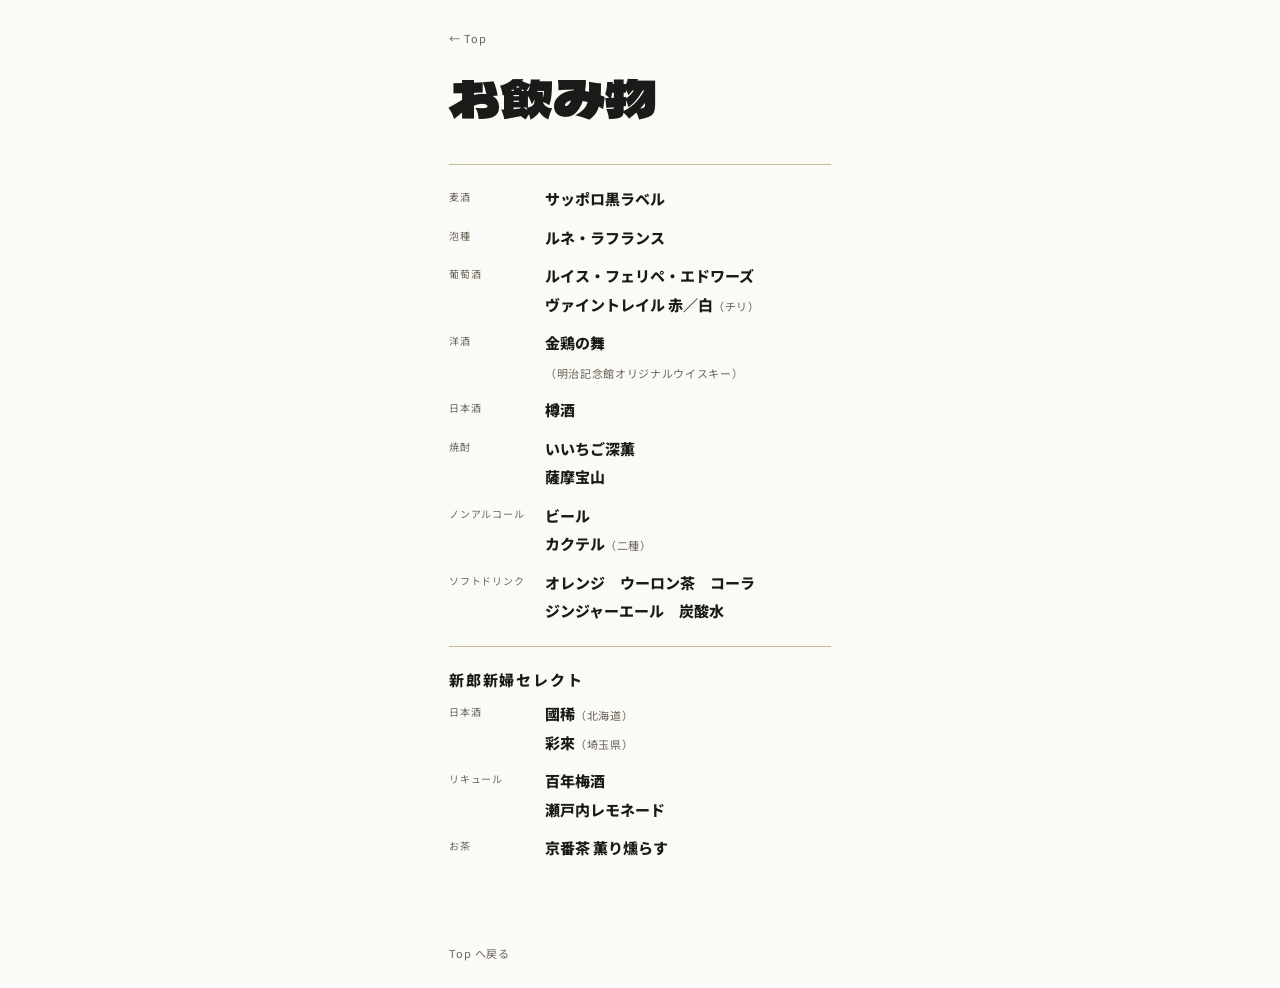
<file: drinks.html>
<!DOCTYPE html>
<html lang="ja">
<head>
  <meta charset="UTF-8">
  <meta name="viewport" content="width=device-width, initial-scale=1, viewport-fit=cover">
  <meta name="theme-color" content="#FAFAF7">
  <title>龍之介と智華の結婚式</title>
  <meta property="og:type" content="website">
  <meta property="og:site_name" content="龍之介と智華の結婚式">
  <meta property="og:title" content="龍之介と智華の結婚式">
  <meta property="og:description" content="富山 龍之介 · 塩田 智華　2026.04.18">
  <meta property="og:image" content="https://10380r.github.io/ryunosuke-tomoka-wedding/ogp.png">
  <meta property="og:url" content="https://10380r.github.io/ryunosuke-tomoka-wedding/">
  <meta property="og:locale" content="ja_JP">
  <meta name="twitter:card" content="summary_large_image">
  <meta name="twitter:title" content="龍之介と智華の結婚式">
  <meta name="twitter:description" content="富山 龍之介 · 塩田 智華　2026.04.18">
  <meta name="twitter:image" content="https://10380r.github.io/ryunosuke-tomoka-wedding/ogp.png">
  <link rel="preconnect" href="https://fonts.googleapis.com">
  <link rel="preconnect" href="https://fonts.gstatic.com" crossorigin>
  <link href="https://fonts.googleapis.com/css2?family=Cormorant+Garamond:wght@300;400&amp;family=Dela+Gothic+One&amp;family=Noto+Sans+JP:wght@300;400;800&amp;family=Noto+Serif+JP:wght@400;700&amp;display=swap" rel="stylesheet">
  <link rel="stylesheet" href="styles.css">
  <script src="app.js" defer></script>
</head>
<body data-page="detail">
  <main class="page-frame">
    <header class="page-top">
      <a class="back-link" href="index.html" data-nav>← Top</a>
    </header>

    <section class="content-block">
      <div class="section-head">
        <h1 class="section-title">お飲み物</h1>
      </div>

      <div class="drink-stream">
        <section class="drink-block stagger-item">
          <div class="drink-table">
            <div class="drink-row">
              <div class="drink-label">麦酒</div>
              <div class="drink-items">サッポロ黒ラベル</div>
            </div>
            <div class="drink-row">
              <div class="drink-label">泡種</div>
              <div class="drink-items">ルネ・ラフランス</div>
            </div>
            <div class="drink-row">
              <div class="drink-label">葡萄酒</div>
              <div class="drink-items">ルイス・フェリペ・エドワーズ
ヴァイントレイル 赤／白<span class="drink-meta">（チリ）</span></div>
            </div>
            <div class="drink-row">
              <div class="drink-label">洋酒</div>
              <div class="drink-items">金鶏の舞<br><span class="drink-meta">（明治記念館<wbr>オリジナルウイスキー）</span></div>
            </div>
            <div class="drink-row">
              <div class="drink-label">日本酒</div>
              <div class="drink-items">樽酒</div>
            </div>
            <div class="drink-row">
              <div class="drink-label">焼酎</div>
              <div class="drink-items">いいちご深薫
薩摩宝山</div>
            </div>
            <div class="drink-row">
              <div class="drink-label">ノンアルコール</div>
              <div class="drink-items">ビール
カクテル<span class="drink-meta">（二種）</span></div>
            </div>
            <div class="drink-row">
              <div class="drink-label">ソフトドリンク</div>
              <div class="drink-items">オレンジ　ウーロン茶　コーラ
ジンジャーエール　炭酸水</div>
            </div>
          </div>
        </section>

        <section class="drink-block stagger-item">
          <h2 class="entry-label">新郎新婦セレクト</h2>
          <div class="drink-table">
            <div class="drink-row">
              <div class="drink-label">日本酒</div>
              <div class="drink-items">國稀<span class="drink-meta">（北海道）</span>
彩來<span class="drink-meta">（埼玉県）</span></div>
            </div>
            <div class="drink-row">
              <div class="drink-label">リキュール</div>
              <div class="drink-items">百年梅酒
瀬戸内レモネード</div>
            </div>
            <div class="drink-row">
              <div class="drink-label">お茶</div>
              <div class="drink-items">京番茶 薫り燻らす</div>
            </div>
          </div>
        </section>
      </div>
    </section>

    <footer class="footer-nav">
      <a class="footer-home" href="index.html" data-nav>Top へ戻る</a>
    </footer>
  </main>
</body>
</html>
</file>
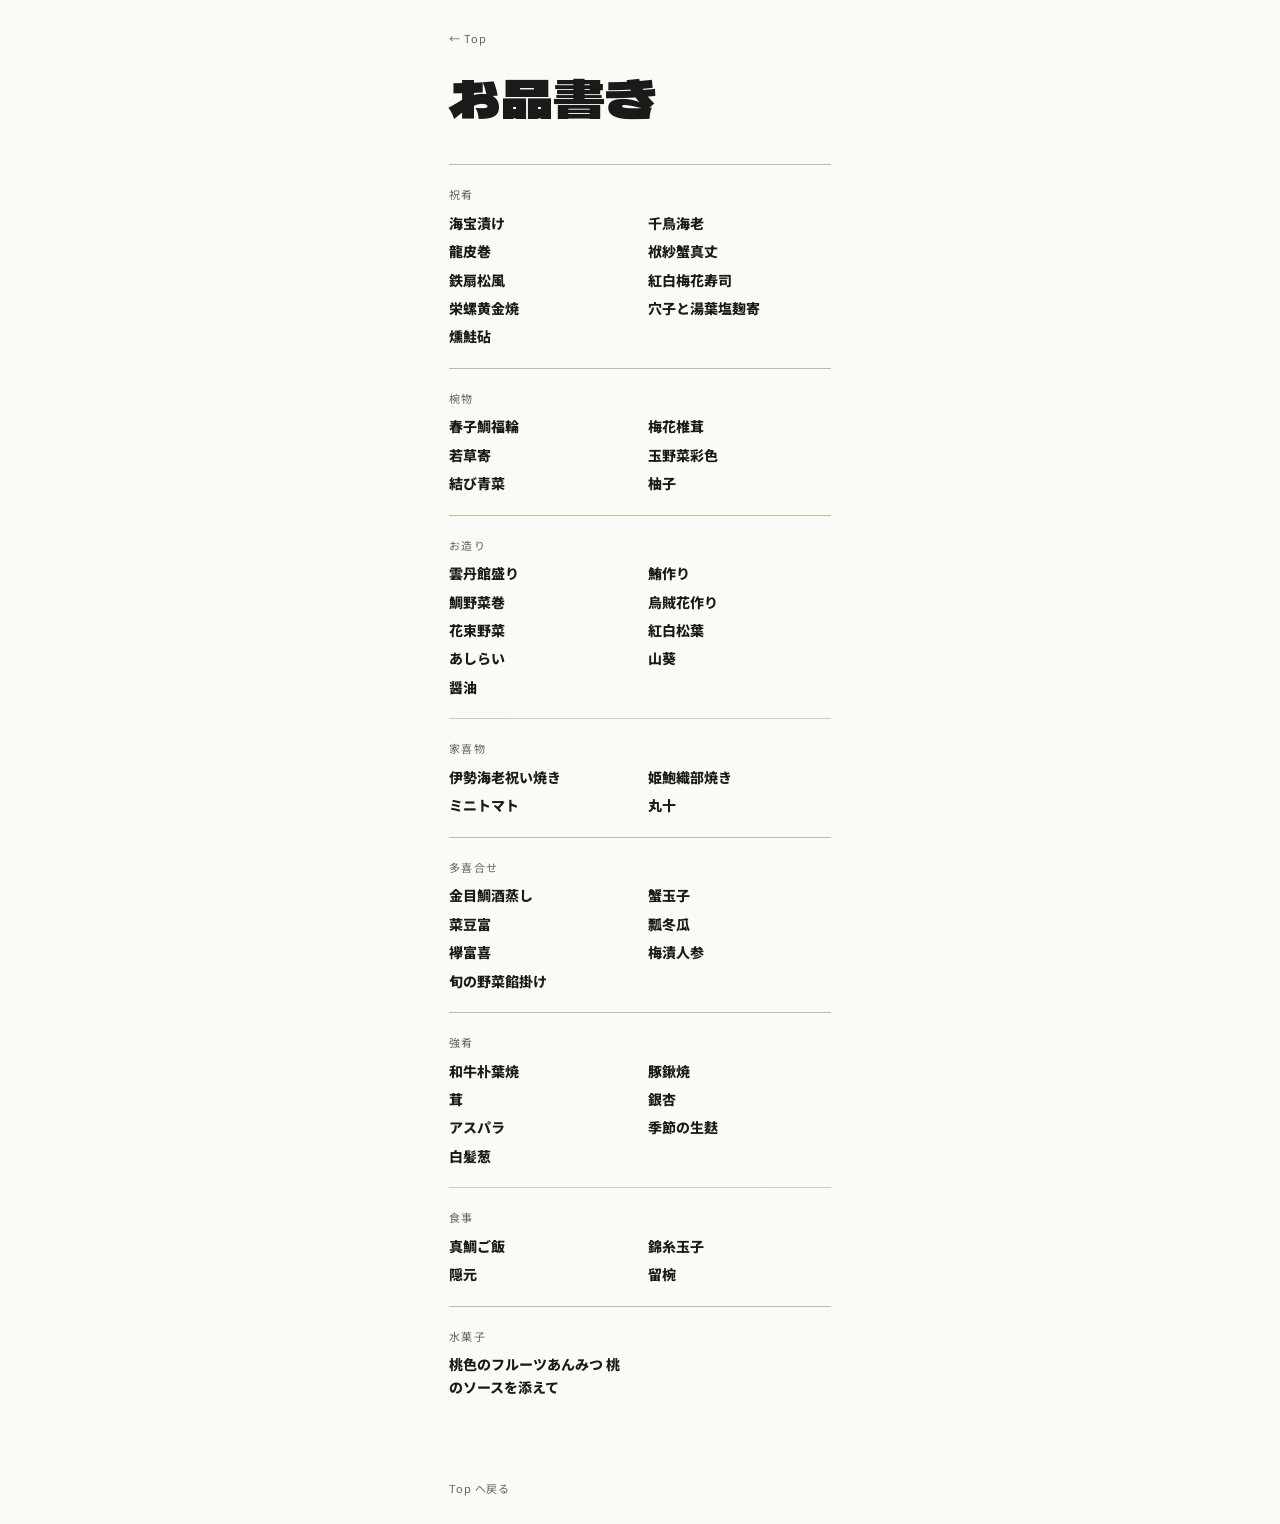
<file: menu.html>
<!DOCTYPE html>
<html lang="ja">
<head>
  <meta charset="UTF-8">
  <meta name="viewport" content="width=device-width, initial-scale=1, viewport-fit=cover">
  <meta name="theme-color" content="#FAFAF7">
  <title>龍之介と智華の結婚式</title>
  <meta property="og:type" content="website">
  <meta property="og:site_name" content="龍之介と智華の結婚式">
  <meta property="og:title" content="龍之介と智華の結婚式">
  <meta property="og:description" content="富山 龍之介 · 塩田 智華　2026.04.18">
  <meta property="og:image" content="https://10380r.github.io/ryunosuke-tomoka-wedding/ogp.png">
  <meta property="og:url" content="https://10380r.github.io/ryunosuke-tomoka-wedding/">
  <meta property="og:locale" content="ja_JP">
  <meta name="twitter:card" content="summary_large_image">
  <meta name="twitter:title" content="龍之介と智華の結婚式">
  <meta name="twitter:description" content="富山 龍之介 · 塩田 智華　2026.04.18">
  <meta name="twitter:image" content="https://10380r.github.io/ryunosuke-tomoka-wedding/ogp.png">
  <link rel="preconnect" href="https://fonts.googleapis.com">
  <link rel="preconnect" href="https://fonts.gstatic.com" crossorigin>
  <link href="https://fonts.googleapis.com/css2?family=Cormorant+Garamond:wght@300;400&amp;family=Dela+Gothic+One&amp;family=Noto+Sans+JP:wght@300;400;800&amp;family=Noto+Serif+JP:wght@400;700&amp;display=swap" rel="stylesheet">
  <link rel="stylesheet" href="styles.css">
  <script src="app.js" defer></script>
</head>
<body data-page="detail">
  <main class="page-frame">
    <header class="page-top">
      <a class="back-link" href="index.html" data-nav>← Top</a>
    </header>

    <section class="content-block">
      <div class="section-head">
        <h1 class="section-title">お品書き</h1>
      </div>

      <div class="stream-list">
        <article class="stream-entry stagger-item">
          <h2 class="entry-label">祝肴</h2>
          <ul class="dish-list">
            <li>海宝漬け</li>
            <li>千鳥海老</li>
            <li>龍皮巻</li>
            <li>袱紗蟹真丈</li>
            <li>鉄扇松風</li>
            <li>紅白梅花寿司</li>
            <li>栄螺黄金焼</li>
            <li>穴子と湯葉塩麹寄</li>
            <li>燻鮭砧</li>
          </ul>
        </article>

        <article class="stream-entry stagger-item">
          <h2 class="entry-label">椀物</h2>
          <ul class="dish-list">
            <li>春子鯛福輪</li>
            <li>梅花椎茸</li>
            <li>若草寄</li>
            <li>玉野菜彩色</li>
            <li>結び青菜</li>
            <li>柚子</li>
          </ul>
        </article>

        <article class="stream-entry stagger-item">
          <h2 class="entry-label">お造り</h2>
          <ul class="dish-list">
            <li>雲丹館盛り</li>
            <li>鮪作り</li>
            <li>鯛野菜巻</li>
            <li>烏賊花作り</li>
            <li>花束野菜</li>
            <li>紅白松葉</li>
            <li>あしらい</li>
            <li>山葵</li>
            <li>醤油</li>
          </ul>
        </article>

        <article class="stream-entry stagger-item">
          <h2 class="entry-label">家喜物</h2>
          <ul class="dish-list">
            <li>伊勢海老祝い焼き</li>
            <li>姫鮑織部焼き</li>
            <li>ミニトマト</li>
            <li>丸十</li>
          </ul>
        </article>

        <article class="stream-entry stagger-item">
          <h2 class="entry-label">多喜合せ</h2>
          <ul class="dish-list">
            <li>金目鯛酒蒸し</li>
            <li>蟹玉子</li>
            <li>菜豆富</li>
            <li>瓢冬瓜</li>
            <li>襷富喜</li>
            <li>梅漬人参</li>
            <li>旬の野菜餡掛け</li>
          </ul>
        </article>

        <article class="stream-entry stagger-item">
          <h2 class="entry-label">強肴</h2>
          <ul class="dish-list">
            <li>和牛朴葉焼</li>
            <li>豚鍬焼</li>
            <li>茸</li>
            <li>銀杏</li>
            <li>アスパラ</li>
            <li>季節の生麩</li>
            <li>白髪葱</li>
          </ul>
        </article>

        <article class="stream-entry stagger-item">
          <h2 class="entry-label">食事</h2>
          <ul class="dish-list">
            <li>真鯛ご飯</li>
            <li>錦糸玉子</li>
            <li>隠元</li>
            <li>留椀</li>
          </ul>
        </article>

        <article class="stream-entry stagger-item">
          <h2 class="entry-label">水菓子</h2>
          <ul class="dish-list">
            <li>桃色のフルーツあんみつ 桃のソースを添えて</li>
          </ul>
        </article>
      </div>
    </section>

    <footer class="footer-nav">
      <a class="footer-home" href="index.html" data-nav>Top へ戻る</a>
    </footer>
  </main>
</body>
</html>
</file>
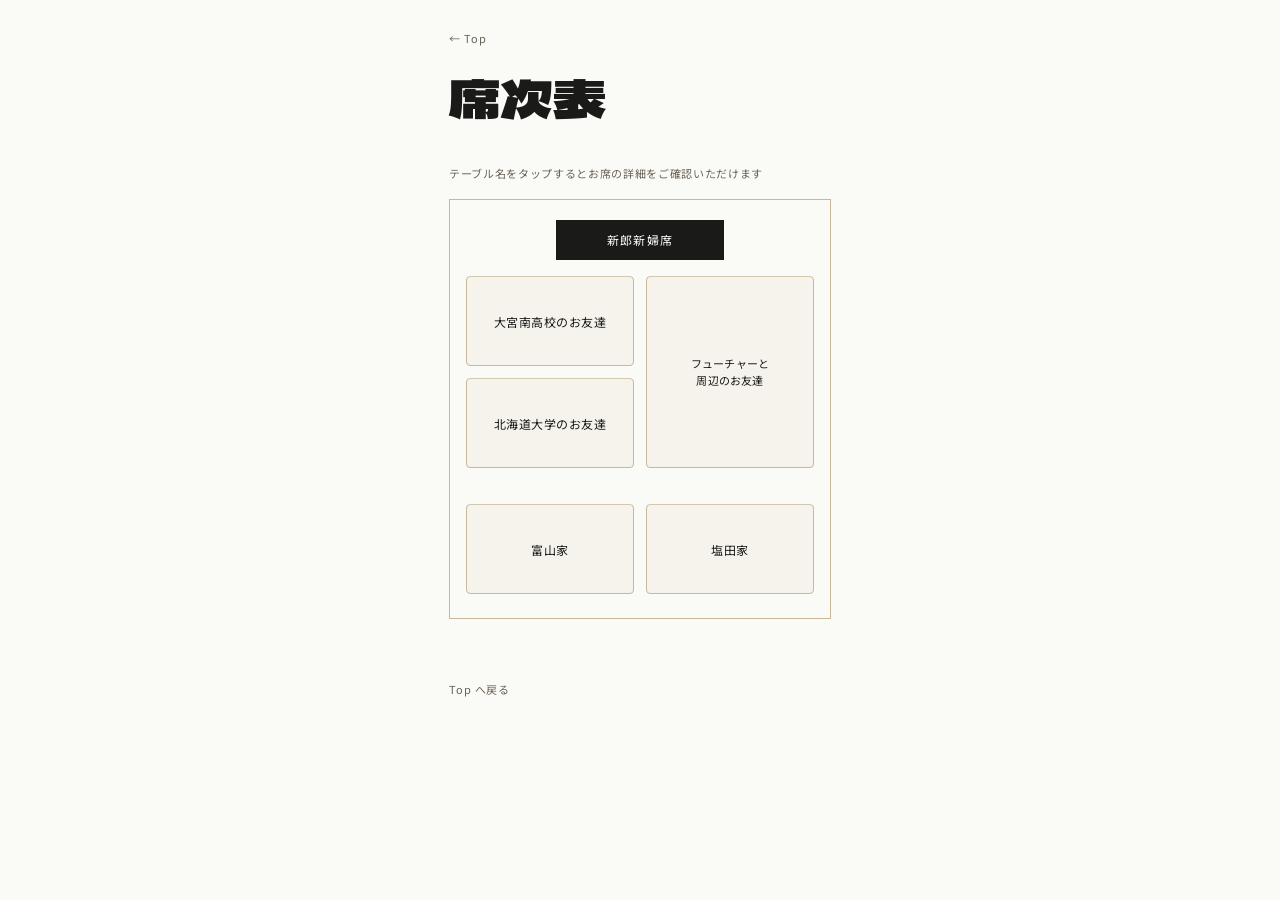
<file: seats.html>
<!DOCTYPE html>
<html lang="ja">
<head>
  <meta charset="UTF-8">
  <meta name="viewport" content="width=device-width, initial-scale=1, viewport-fit=cover">
  <meta name="theme-color" content="#FAFAF7">
  <title>龍之介と智華の結婚式</title>
  <meta property="og:type" content="website">
  <meta property="og:site_name" content="龍之介と智華の結婚式">
  <meta property="og:title" content="龍之介と智華の結婚式">
  <meta property="og:description" content="富山 龍之介 · 塩田 智華　2026.04.18">
  <meta property="og:image" content="https://10380r.github.io/ryunosuke-tomoka-wedding/ogp.png">
  <meta property="og:url" content="https://10380r.github.io/ryunosuke-tomoka-wedding/">
  <meta property="og:locale" content="ja_JP">
  <meta name="twitter:card" content="summary_large_image">
  <meta name="twitter:title" content="龍之介と智華の結婚式">
  <meta name="twitter:description" content="富山 龍之介 · 塩田 智華　2026.04.18">
  <meta name="twitter:image" content="https://10380r.github.io/ryunosuke-tomoka-wedding/ogp.png">
  <link rel="preconnect" href="https://fonts.googleapis.com">
  <link rel="preconnect" href="https://fonts.gstatic.com" crossorigin>
  <link href="https://fonts.googleapis.com/css2?family=Cormorant+Garamond:wght@300;400&amp;family=Dela+Gothic+One&amp;family=Noto+Sans+JP:wght@300;400;800&amp;family=Noto+Serif+JP:wght@400;700&amp;display=swap" rel="stylesheet">
  <link rel="stylesheet" href="styles.css">
  <script src="app.js" defer></script>
  <script src="seats.js" defer></script>
</head>
<body data-page="detail">
  <main class="page-frame">
    <header class="page-top">
      <a class="back-link" href="index.html" data-nav>← Top</a>
    </header>

    <section class="content-block">
      <div class="section-head">
        <h1 class="section-title">席次表</h1>
      </div>

      <div class="seat-switcher">
        <div class="seat-layout" id="seat-layout" aria-label="会場レイアウト">
          <p class="seat-layout-note">テーブル名をタップするとお席の詳細をご確認いただけます</p>

          <div class="floor-map">
            <div class="floor-couple" aria-hidden="true">
              新郎新婦席
            </div>

            <div class="floor-grid">
              <button class="floor-card stagger-item" type="button" data-table="omiya">
                大宮南高校のお友達
              </button>
              <button class="floor-card floor-card--tall stagger-item" type="button" data-table="future">
                フューチャーと<br>周辺のお友達
              </button>
              <button class="floor-card stagger-item" type="button" data-table="hokudai">
                北海道大学のお友達
              </button>
              <div class="floor-spacer" aria-hidden="true"></div>
            </div>

            <div class="floor-grid floor-grid--family">
              <button class="floor-card stagger-item" type="button" data-table="toyama">
                富山家
              </button>
              <button class="floor-card stagger-item" type="button" data-table="shiota">
                塩田家
              </button>
            </div>
          </div>
        </div>

        <div class="seat-detail" id="seat-detail" aria-live="polite">
          <button class="detail-back" id="detail-back" type="button">← 会場レイアウトへ戻る</button>
          <h2 class="seat-detail-title" id="seat-detail-title"></h2>
          <p class="seat-direction">↑ 新郎新婦席</p>
          <p class="seat-arrangement-note">上から新郎新婦席に近い順に並んでいます</p>
          <div class="seat-grid" id="seat-grid"></div>
        </div>
      </div>
    </section>

    <footer class="footer-nav">
      <a class="footer-home" href="index.html" data-nav>Top へ戻る</a>
    </footer>
  </main>
</body>
</html>
</file>
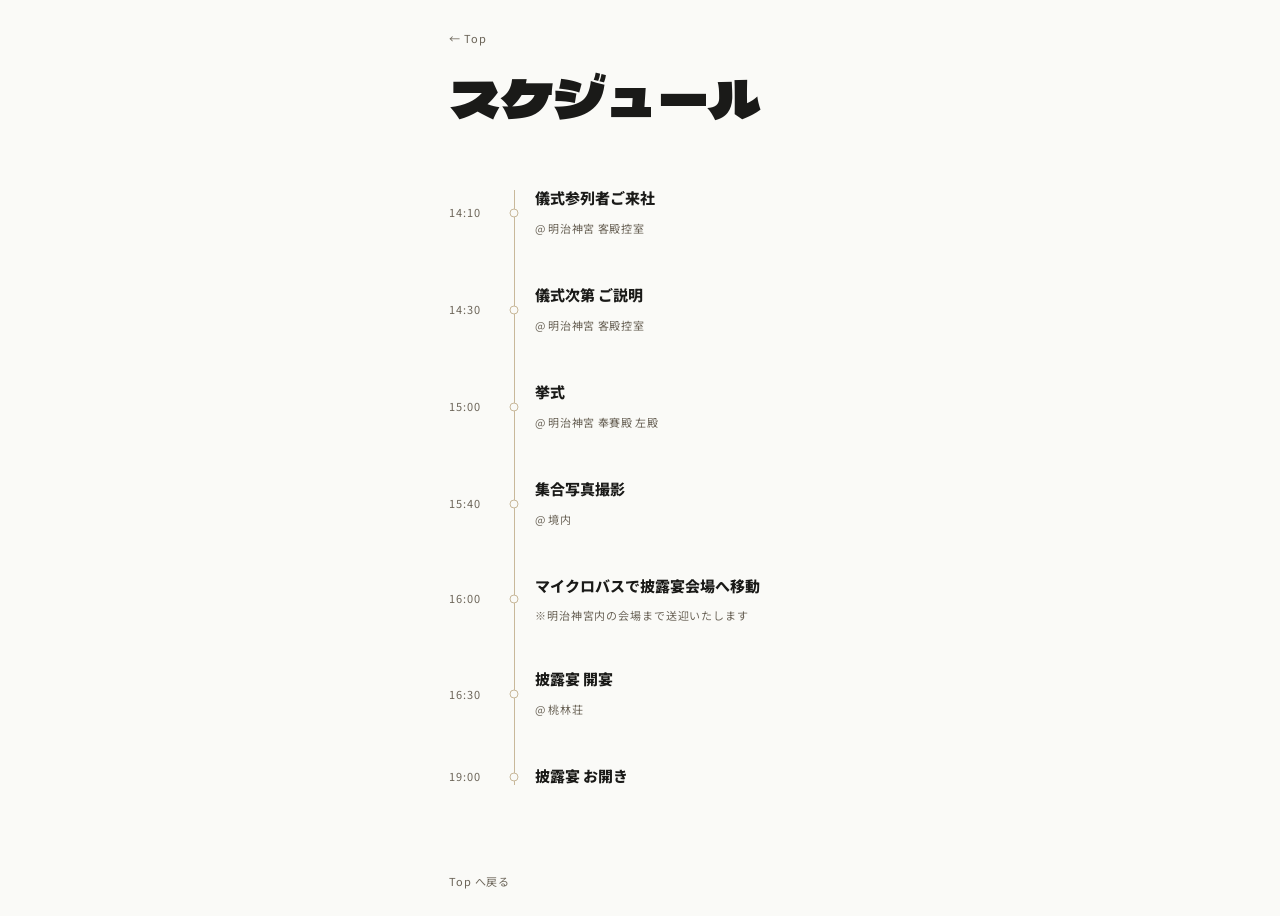
<file: time.html>
<!DOCTYPE html>
<html lang="ja">
<head>
  <meta charset="UTF-8">
  <meta name="viewport" content="width=device-width, initial-scale=1, viewport-fit=cover">
  <meta name="theme-color" content="#FAFAF7">
  <title>龍之介と智華の結婚式</title>
  <meta property="og:type" content="website">
  <meta property="og:site_name" content="龍之介と智華の結婚式">
  <meta property="og:title" content="龍之介と智華の結婚式">
  <meta property="og:description" content="富山 龍之介 · 塩田 智華　2026.04.18">
  <meta property="og:image" content="https://10380r.github.io/ryunosuke-tomoka-wedding/ogp.png">
  <meta property="og:url" content="https://10380r.github.io/ryunosuke-tomoka-wedding/">
  <meta property="og:locale" content="ja_JP">
  <meta name="twitter:card" content="summary_large_image">
  <meta name="twitter:title" content="龍之介と智華の結婚式">
  <meta name="twitter:description" content="富山 龍之介 · 塩田 智華　2026.04.18">
  <meta name="twitter:image" content="https://10380r.github.io/ryunosuke-tomoka-wedding/ogp.png">
  <link rel="preconnect" href="https://fonts.googleapis.com">
  <link rel="preconnect" href="https://fonts.gstatic.com" crossorigin>
  <link href="https://fonts.googleapis.com/css2?family=Cormorant+Garamond:wght@300;400&amp;family=Dela+Gothic+One&amp;family=Noto+Sans+JP:wght@300;400;800&amp;family=Noto+Serif+JP:wght@400;700&amp;display=swap" rel="stylesheet">
  <link rel="stylesheet" href="styles.css">
  <script src="app.js" defer></script>
</head>
<body data-page="detail">
  <main class="page-frame">
    <header class="page-top">
      <a class="back-link" href="index.html" data-nav>← Top</a>
    </header>

    <section class="content-block">
      <div class="section-head">
        <h1 class="section-title">スケジュール</h1>
      </div>

      <div class="timeline">
        <div class="timeline-item stagger-item">
          <div class="timeline-time">14:10</div>
          <div class="timeline-marker" aria-hidden="true"></div>
          <div class="timeline-body">儀式参列者ご来社<br><span class="timeline-place">@ 明治神宮 客殿控室</span></div>
        </div>
        <div class="timeline-item stagger-item">
          <div class="timeline-time">14:30</div>
          <div class="timeline-marker" aria-hidden="true"></div>
          <div class="timeline-body">儀式次第 ご説明<br><span class="timeline-place">@ 明治神宮 客殿控室</span></div>
        </div>
        <div class="timeline-item stagger-item">
          <div class="timeline-time">15:00</div>
          <div class="timeline-marker" aria-hidden="true"></div>
          <div class="timeline-body">挙式<br><span class="timeline-place">@ 明治神宮 奉賽殿 左殿</span></div>
        </div>
        <div class="timeline-item stagger-item">
          <div class="timeline-time">15:40</div>
          <div class="timeline-marker" aria-hidden="true"></div>
          <div class="timeline-body">集合写真撮影<br><span class="timeline-place">@ 境内</span></div>
        </div>
        <div class="timeline-item stagger-item">
          <div class="timeline-time">16:00</div>
          <div class="timeline-marker" aria-hidden="true"></div>
          <div class="timeline-body">
            マイクロバスで披露宴会場へ移動
            <div class="timeline-note">※明治神宮内の会場まで送迎いたします</div>
          </div>
        </div>
        <div class="timeline-item stagger-item">
          <div class="timeline-time">16:30</div>
          <div class="timeline-marker" aria-hidden="true"></div>
          <div class="timeline-body">披露宴 開宴<br><span class="timeline-place">@ 桃林荘</span></div>
        </div>
        <div class="timeline-item stagger-item">
          <div class="timeline-time">19:00</div>
          <div class="timeline-marker" aria-hidden="true"></div>
          <div class="timeline-body">披露宴 お開き</div>
        </div>
      </div>
    </section>

    <footer class="footer-nav">
      <a class="footer-home" href="index.html" data-nav>Top へ戻る</a>
    </footer>
  </main>
</body>
</html>
</file>
<file: styles.css>
:root {
  --bg: #FAFAF7;
  --ink: #1A1A18;
  --rule: #C8B89A;
  --sub: #6B6458;
  --phone-width: 430px;
  --reveal: cubic-bezier(0.16, 1, 0.3, 1);
}

* {
  box-sizing: border-box;
}

html {
  background: var(--bg);
  -webkit-text-size-adjust: 100%;
}

body {
  margin: 0;
  min-height: 100vh;
  min-height: 100svh;
  background: var(--bg);
  color: var(--ink);
  font-family: "Noto Sans JP", sans-serif;
  font-size: 15px;
  font-weight: 400;
  line-height: 1.7;
  -webkit-font-smoothing: antialiased;
  text-rendering: optimizeLegibility;
}

body.intro-active {
  overflow: hidden;
}

a {
  color: inherit;
  text-decoration: none;
}

button,
input,
select,
textarea {
  font: inherit;
}

.loading-screen {
  position: fixed;
  inset: 0;
  z-index: 100;
  display: grid;
  place-items: center;
  background: var(--ink);
  transition: opacity 0.8s ease, visibility 0.8s ease;
}

.loading-screen.is-hidden {
  opacity: 0;
  visibility: hidden;
  pointer-events: none;
}

.loading-dots {
  display: flex;
  align-items: center;
  gap: 20px;
}

.loading-dot {
  width: 8px;
  height: 8px;
  border-radius: 999px;
  background: var(--rule);
  opacity: 0;
  animation: tonePulse 0.3s linear forwards;
}

.loading-dot:nth-child(1) {
  animation-delay: 0.55s;
}

.loading-dot:nth-child(2) {
  animation-delay: 1.55s;
}

.loading-dot:nth-child(3) {
  animation-delay: 2.55s;
}

.loading-dot:nth-child(4) {
  width: 12px;
  height: 12px;
  background: var(--bg);
  animation-delay: 3.55s;
}

@keyframes tonePulse {
  0% {
    opacity: 0;
    transform: scale(0.92);
  }

  50% {
    opacity: 1;
    transform: scale(1);
  }

  100% {
    opacity: 0;
    transform: scale(0.96);
  }
}

.page-frame {
  width: min(100%, var(--phone-width));
  min-height: 100vh;
  min-height: 100svh;
  margin: 0 auto;
  padding:
    calc(24px + env(safe-area-inset-top, 0px))
    24px
    calc(24px + env(safe-area-inset-bottom, 0px));
  clip-path: inset(0 0 100% 0);
  transition: clip-path 0.6s var(--reveal);
}

body.is-loaded .page-frame {
  clip-path: inset(0 0 0 0);
}

body.is-leaving .page-frame {
  clip-path: inset(0 0 100% 0);
}

.page-home {
  display: flex;
  align-items: center;
}

.wedding-meta {
  position: fixed;
  top: calc(18px + env(safe-area-inset-top, 0px));
  left: 20px;
}

.wedding-names {
  margin: 0;
  color: var(--ink);
  font-family: "Dela Gothic One", sans-serif;
  font-size: 18px;
  font-weight: 400;
  letter-spacing: 0.01em;
  line-height: 1.4;
}

.wedding-date {
  margin: 0;
  color: var(--sub);
  font-family: "Dela Gothic One", sans-serif;
  font-size: 11px;
  font-weight: 400;
  letter-spacing: 0.06em;
  line-height: 1.5;
}

.page-top {
  margin-bottom: 20px;
}

.back-link,
.detail-back,
.footer-home,
.page-note,
.timeline-note,
.seat-layout-note,
.seat-direction,
.seat-arrangement-note {
  color: var(--sub);
  font-family: "Noto Sans JP", sans-serif;
  font-size: 11px;
  font-weight: 400;
  letter-spacing: 0.08em;
}

.content-block {
  min-width: 0;
}

.section-head {
  margin-bottom: 40px;
}

.page-title,
.section-title,
.index-name {
  margin: 0;
  color: var(--ink);
  font-family: "Dela Gothic One", sans-serif;
  font-size: 52px;
  font-weight: 400;
  line-height: 1.05;
}

.index-nav {
  width: 100%;
}

.index-link {
  display: grid;
  grid-template-columns: 1fr auto;
  align-items: center;
  padding: 20px 0;
  border-bottom: 1px solid var(--rule);
}

.index-link:first-child {
  border-top: 1px solid var(--rule);
}

.timeline {
  position: relative;
}

.timeline::before {
  content: "";
  position: absolute;
  top: 26px;
  bottom: 26px;
  left: 65px;
  width: 1px;
  background: var(--rule);
}

.timeline-item {
  display: grid;
  grid-template-columns: 44px 22px minmax(0, 1fr);
  align-items: center;
  column-gap: 10px;
  padding: 20px 0;
}

.timeline-time,
.entry-label,
.drink-label {
  color: var(--sub);
  font-family: "Noto Sans JP", sans-serif;
  font-size: 11px;
  font-weight: 400;
  letter-spacing: 0.1em;
  white-space: nowrap;
}

.timeline-time {
  font-variant-numeric: tabular-nums;
}

.timeline-marker {
  position: relative;
  min-height: 100%;
}

.timeline-marker::before {
  content: "";
  position: absolute;
  top: 50%;
  left: 50%;
  width: 7px;
  height: 7px;
  border-radius: 999px;
  border: 1px solid var(--rule);
  background: var(--bg);
  transform: translate(-50%, -50%);
}

.timeline-body,
.entry-copy,
.drink-items {
  color: var(--ink);
  font-family: "Noto Sans JP", sans-serif;
  font-size: 15px;
  font-weight: 800;
  line-height: 1.9;
}

.timeline-body {
  word-break: normal;
  overflow-wrap: anywhere;
  line-break: strict;
}

.timeline-place {
  color: var(--sub);
  font-family: "Noto Sans JP", sans-serif;
  font-size: 11px;
  font-weight: 400;
  letter-spacing: 0.06em;
  line-height: 1.6;
}

.timeline-note {
  display: block;
  margin-top: 4px;
}

.stream-entry,
.drink-block {
  padding: 20px 0;
  border-top: 1px solid var(--rule);
}

.entry-label {
  margin: 0 0 8px;
  letter-spacing: 0.12em;
}

.drink-block .entry-label {
  color: var(--ink);
  font-size: 15px;
  font-weight: 800;
}

.entry-copy {
  margin: 0;
  white-space: normal;
}

.drink-items {
  margin: 0;
  white-space: pre-line;
  word-break: normal;
  overflow-wrap: break-word;
  line-break: strict;
}

.drink-meta {
  color: var(--sub);
  font-family: "Noto Sans JP", sans-serif;
  font-size: 11px;
  font-weight: 400;
  letter-spacing: 0.06em;
  line-height: 1.6;
}

.dish-list {
  margin: 0;
  padding: 0;
  list-style: none;
  display: grid;
  grid-template-columns: repeat(2, minmax(0, 1fr));
  gap: 6px 16px;
}

.dish-list li {
  color: var(--ink);
  font-family: "Noto Sans JP", sans-serif;
  font-size: 14px;
  font-weight: 800;
  line-height: 1.6;
}

.drink-table {
  display: grid;
  gap: 10px;
}

.drink-row {
  display: grid;
  grid-template-columns: 80px minmax(0, 1fr);
  column-gap: 16px;
  align-items: start;
}

.seat-switcher {
  position: relative;
  display: grid;
  grid-template-columns: minmax(0, 1fr);
  overflow: hidden;
}

.seat-layout,
.seat-detail {
  grid-area: 1 / 1;
  width: 100%;
  min-width: 0;
  transition: transform 0.4s var(--reveal), visibility 0.4s step-end;
}

.seat-layout {
  transform: translateX(0);
}

.seat-detail {
  visibility: hidden;
  transform: translateX(100%);
}

.seat-switcher.is-detail-view .seat-layout {
  transform: translateX(-100%);
  pointer-events: none;
}

.seat-switcher.is-detail-view .seat-detail {
  visibility: visible;
  transform: translateX(0);
  transition-timing-function: var(--reveal), step-start;
}

.seat-switcher:not(.is-detail-view) .seat-detail {
  pointer-events: none;
}

.seat-layout-note {
  margin: 0 0 16px;
  letter-spacing: 0.06em;
  text-align: left;
}

.floor-map {
  border: 1px solid var(--rule);
  padding: 20px 16px 24px;
  display: flex;
  flex-direction: column;
  gap: 16px;
}

.floor-couple {
  width: fit-content;
  min-width: 168px;
  max-width: 100%;
  padding: 10px 16px;
  align-self: center;
  background: var(--ink);
  color: var(--bg);
  font-family: "Noto Sans JP", sans-serif;
  font-size: 12px;
  font-weight: 400;
  letter-spacing: 0.1em;
  text-align: center;
}

.floor-grid {
  display: grid;
  grid-template-columns: repeat(2, 1fr);
  gap: 12px;
  align-items: stretch;
}

.floor-grid--family {
  margin-top: 8px;
}

.floor-card {
  appearance: none;
  border: 1px solid var(--rule);
  border-radius: 4px;
  background: rgba(200, 184, 154, 0.12);
  color: var(--ink);
  font-family: "Noto Sans JP", sans-serif;
  font-size: 12px;
  font-weight: 400;
  letter-spacing: 0.04em;
  line-height: 1.6;
  text-align: center;
  word-break: keep-all;
  overflow-wrap: anywhere;
  padding: 0 10px;
  cursor: pointer;
  height: 90px;
  display: flex;
  align-items: center;
  justify-content: center;
  transition: background 0.15s ease, border-color 0.15s ease;
}

.floor-card--tall {
  grid-row: span 2;
  height: calc(90px * 2 + 12px);
  font-size: 11px;
  letter-spacing: 0.02em;
  word-break: normal;
  overflow-wrap: break-word;
  line-break: strict;
  white-space: normal;
  hyphens: none;
}

.floor-card:active,
.floor-card:focus-visible {
  background: rgba(200, 184, 154, 0.28);
  border-color: var(--ink);
}

.floor-spacer {
  min-height: 0;
}

.detail-back {
  appearance: none;
  border: 0;
  padding: 0;
  background: transparent;
  cursor: pointer;
}

.seat-direction {
  margin: 12px 0 0;
  text-align: center;
}

.seat-arrangement-note {
  margin: 6px 0 0;
  text-align: center;
}

.seat-detail-title {
  margin: 20px 0 4px;
  color: var(--ink);
  font-family: "Dela Gothic One", sans-serif;
  font-size: 24px;
  font-weight: 400;
  line-height: 1.2;
  word-break: keep-all;
  overflow-wrap: anywhere;
  letter-spacing: -0.01em;
}

.seat-grid {
  display: grid;
  grid-template-columns: repeat(2, 1fr);
  gap: 0;
  margin-top: 20px;
  border-top: 1px solid var(--rule);
}

.seat-unit {
  min-height: auto;
  padding: 12px 10px;
  border-bottom: 1px solid var(--rule);
  clip-path: inset(0 0 100% 0);
  animation: seatReveal 0.34s var(--reveal) forwards;
}

.seat-unit:nth-child(odd) {
  border-right: 1px solid var(--rule);
}

.seat-unit.is-empty {
  animation: none;
  clip-path: inset(0 0 0 0);
}

.seat-name-row {
  display: flex;
  flex-wrap: nowrap;
  align-items: baseline;
  gap: 4px;
}

.seat-name-honorific {
  display: inline-flex;
  align-items: baseline;
  white-space: nowrap;
}

.seat-name {
  color: var(--ink);
  font-family: "Noto Serif JP", serif;
  font-size: 17px;
  font-weight: 400;
  line-height: 1.5;
}

.seat-honorific {
  color: var(--sub);
  font-family: "Noto Sans JP", sans-serif;
  font-size: 11px;
  font-weight: 400;
}

.drink-label {
  overflow: hidden;
  text-overflow: ellipsis;
  font-size: 10px;
  letter-spacing: 0.08em;
  padding-top: 3px;
}

@keyframes seatReveal {
  from {
    clip-path: inset(0 0 100% 0);
  }

  to {
    clip-path: inset(0 0 0 0);
  }
}

.footer-nav {
  margin-top: 56px;
}

.footer-home {
  display: inline-block;
}

.stagger-item {
  clip-path: inset(0 0 100% 0);
  opacity: 0.999;
  transition: clip-path 0.42s var(--reveal);
  transition-delay: var(--delay, 0s);
}

body.is-loaded .stagger-item {
  clip-path: inset(0 0 0 0);
}

body.is-leaving .stagger-item {
  transition-delay: 0s;
}

@media (prefers-reduced-motion: reduce) {
  *,
  *::before,
  *::after {
    animation-duration: 0.01ms !important;
    animation-iteration-count: 1 !important;
    transition-duration: 0.01ms !important;
  }

  .page-frame,
  .stagger-item,
  .seat-unit {
    clip-path: inset(0 0 0 0);
  }
}
</file>
